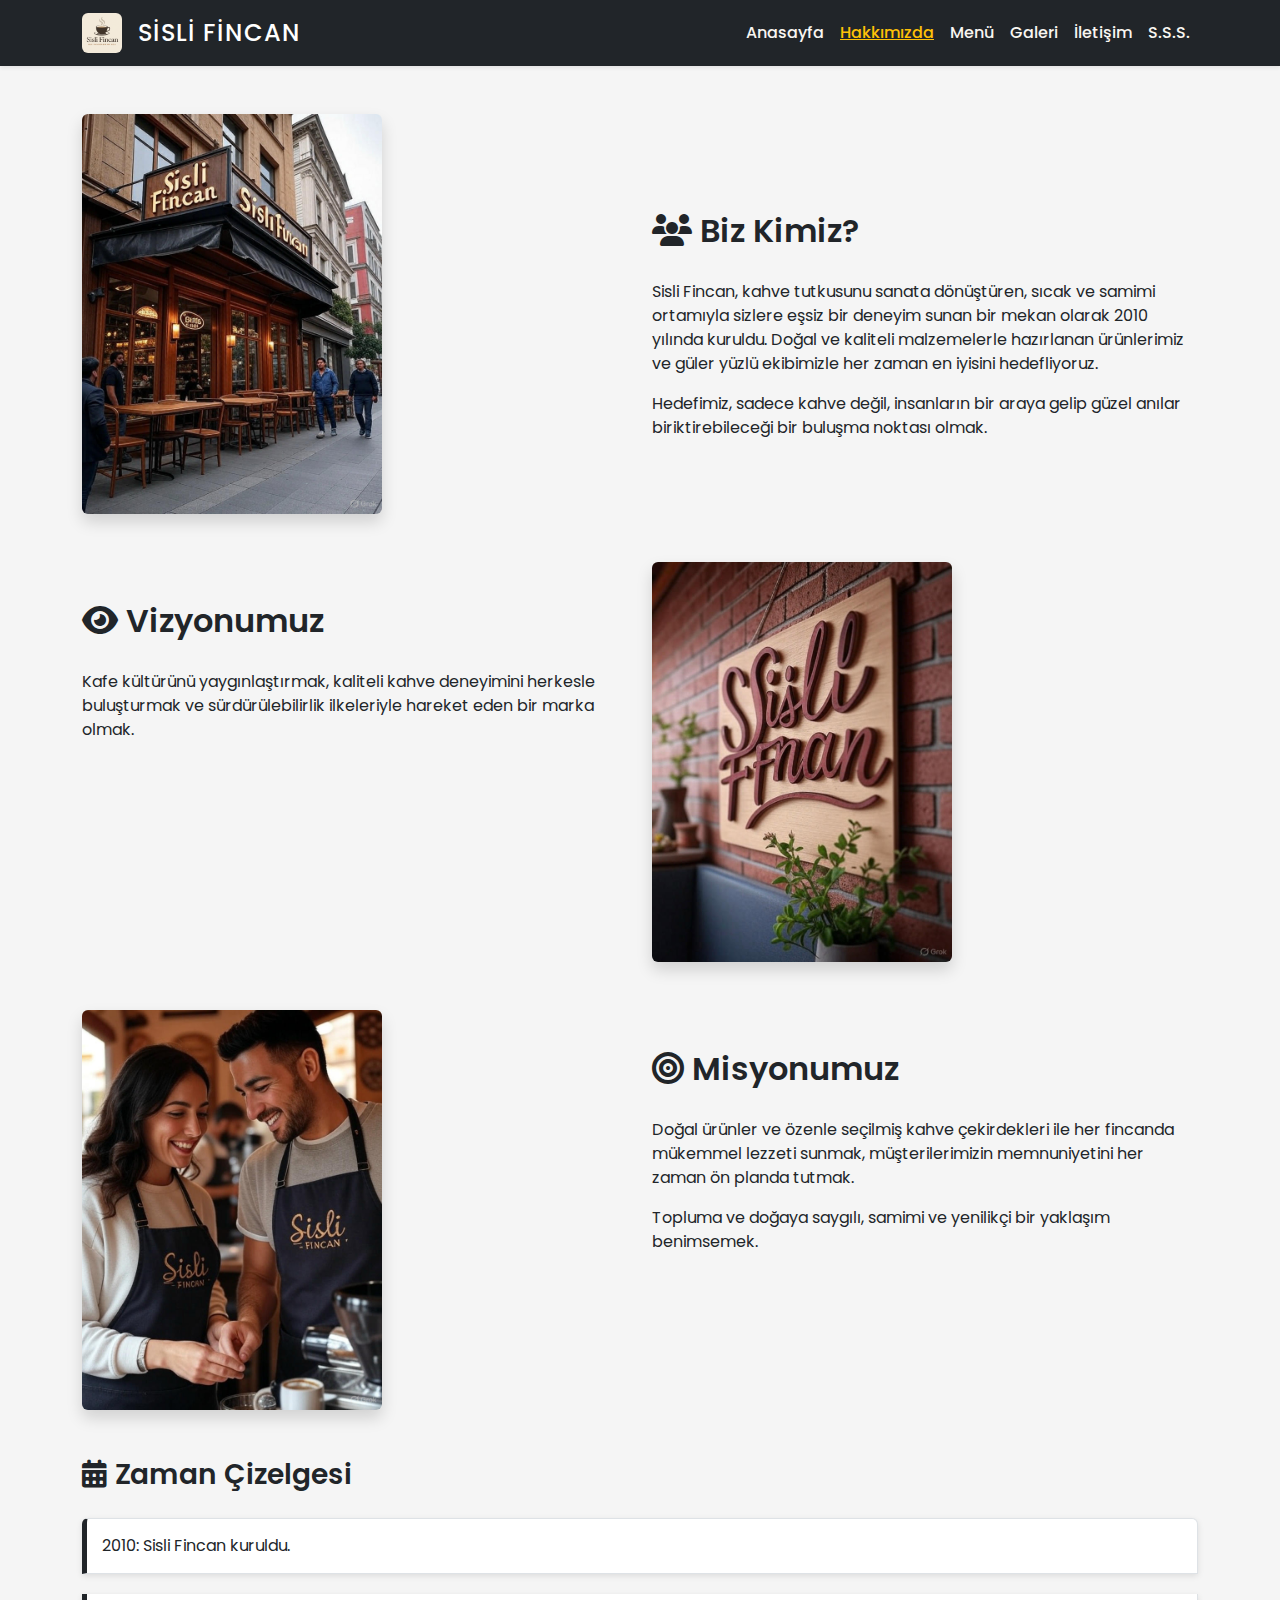
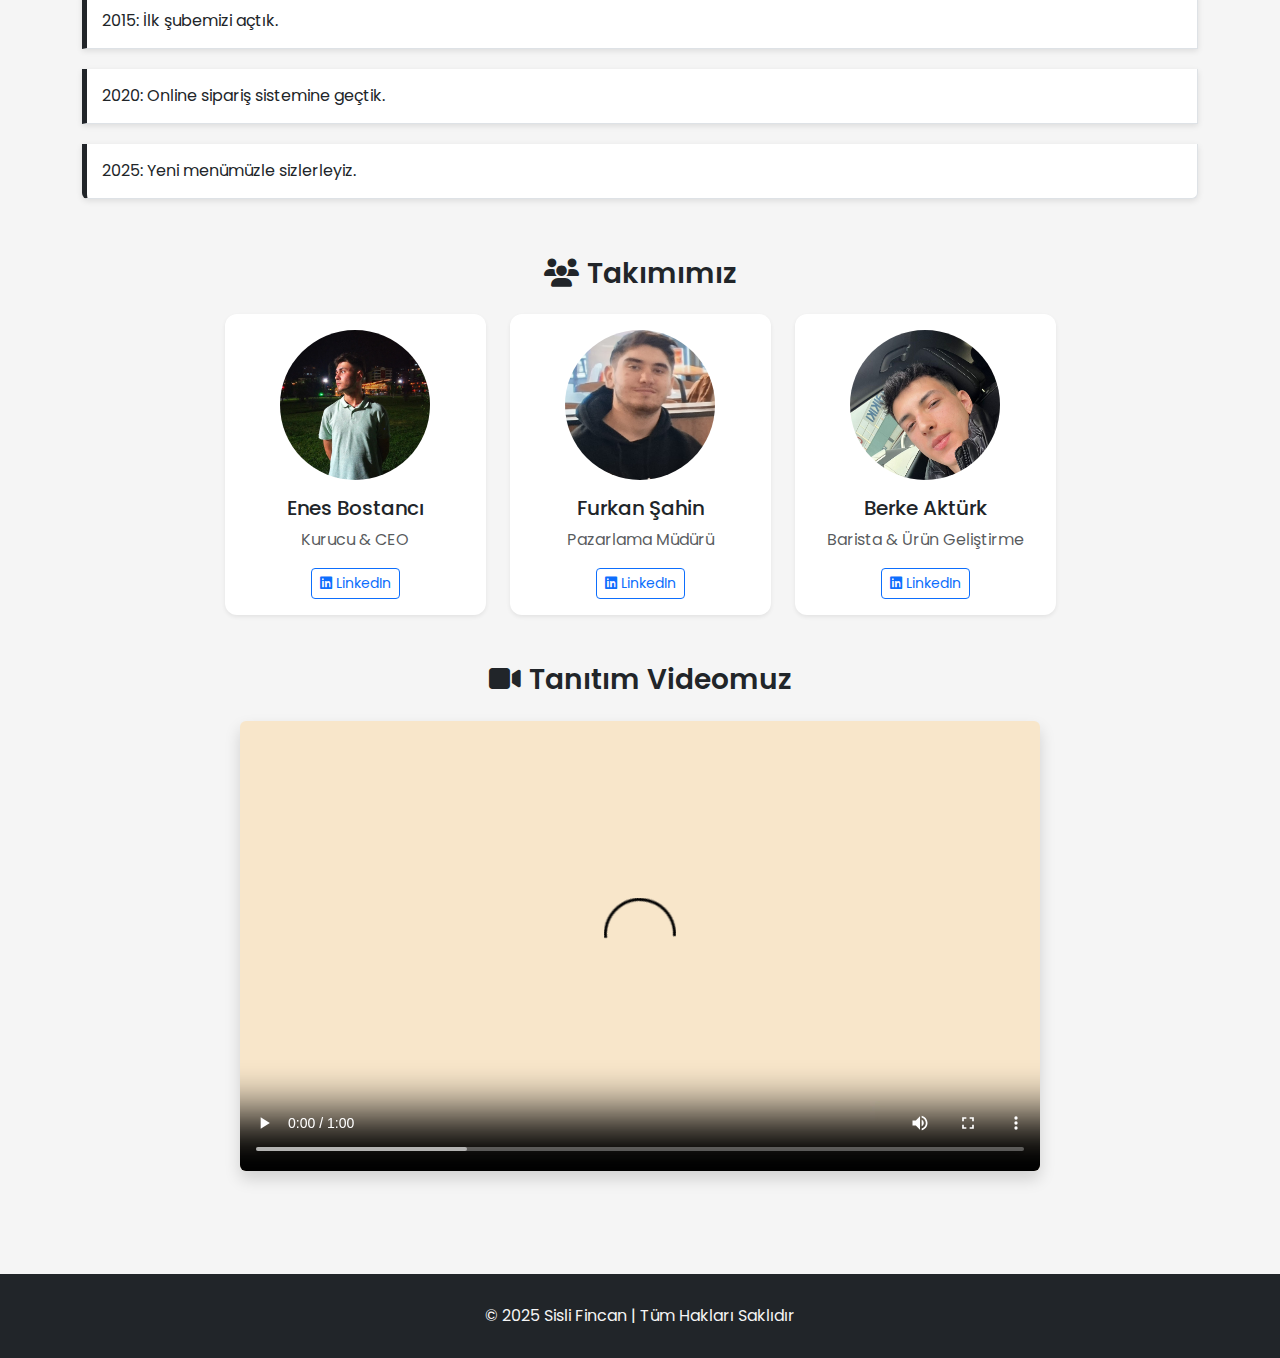
<file: hakkimizda.html>
<!DOCTYPE html>
<html lang="tr">
<head>
  <meta charset="UTF-8" />
  <meta name="viewport" content="width=device-width, initial-scale=1" />
  <title>Hakkımızda | Sisli Fincan</title>
  <!-- Bootstrap CSS -->
  <link href="https://cdn.jsdelivr.net/npm/bootstrap@5.3.2/dist/css/bootstrap.min.css" rel="stylesheet" />
  <!-- Font Awesome -->
  <link href="https://cdnjs.cloudflare.com/ajax/libs/font-awesome/6.5.0/css/all.min.css" rel="stylesheet" />
  <!-- Google Fonts -->
  <link href="https://fonts.googleapis.com/css2?family=Poppins:wght@300;500;700&display=swap" rel="stylesheet" />
  <!-- Site CSS -->
  <link href="css/style.css" rel="stylesheet" />
</head>
<body>

<nav class="navbar navbar-expand-lg navbar-dark bg-dark shadow-sm" data-aos="fade-down">
  <div class="container">
    <a class="navbar-brand d-flex align-items-center" href="index.html">
      <img src="resimler/Sisli Fincan Logo (2).png" alt="Sisli Fincan Logo" width="40" height="40" class="me-2" />
      Sisli Fincan
    </a>
    <button class="navbar-toggler" type="button" data-bs-toggle="collapse" data-bs-target="#navbarNav" aria-controls="navbarNav" aria-expanded="false" aria-label="Toggle navigation">
      <span class="navbar-toggler-icon"></span>
    </button>
    <div class="collapse navbar-collapse" id="navbarNav">
      <ul class="navbar-nav ms-auto">
        <li class="nav-item"><a class="nav-link" href="index.html">Anasayfa</a></li>
        <li class="nav-item"><a class="nav-link active" href="hakkimizda.html">Hakkımızda</a></li>
        <li class="nav-item"><a class="nav-link" href="hizmetler.html">Menü</a></li>
        <li class="nav-item"><a class="nav-link" href="galeri.html">Galeri</a></li>
        <li class="nav-item"><a class="nav-link" href="iletisim.html">İletişim</a></li>
        <li class="nav-item"><a class="nav-link" href="sss.html">S.S.S.</a></li>
      </ul>
    </div>
  </div>
</nav>

<section class="container mt-5">
  <!-- Biz Kimiz -->
  <div class="row align-items-center mb-5">
    <div class="col-md-6">
      <img src="resimler/hakkımızda/Sisli cafe.jpg" class="img-fluid rounded shadow" alt="Sisli Fincan İç Mekan" />
    </div>
    <div class="col-md-6">
      <h2><i class="fas fa-users me-2"></i>Biz Kimiz?</h2>
      <p>Sisli Fincan, kahve tutkusunu sanata dönüştüren, sıcak ve samimi ortamıyla sizlere eşsiz bir deneyim sunan bir mekan olarak 2010 yılında kuruldu. Doğal ve kaliteli malzemelerle hazırlanan ürünlerimiz ve güler yüzlü ekibimizle her zaman en iyisini hedefliyoruz.</p>
      <p>Hedefimiz, sadece kahve değil, insanların bir araya gelip güzel anılar biriktirebileceği bir buluşma noktası olmak.</p>
    </div>
  </div>

  <!-- Vizyonumuz -->
  <div class="row mb-5">
    <div class="col-md-6 order-md-2">
      <img src="resimler/hakkımızda/cafe.jpg" class="img-fluid rounded shadow" alt="Kahve Hazırlama" />
    </div>
    <div class="col-md-6 order-md-1">
      <h2><i class="fas fa-eye me-2"></i>Vizyonumuz</h2>
      <p>Kafe kültürünü yaygınlaştırmak, kaliteli kahve deneyimini herkesle buluşturmak ve sürdürülebilirlik ilkeleriyle hareket eden bir marka olmak.</p>
    </div>
  </div>

  <!-- Misyonumuz -->
  <div class="row mb-5">
    <div class="col-md-6">
      <img src="resimler/hakkımızda/çalışan 1.jpg" class="img-fluid rounded shadow" alt="Sisli Fincan Ekibi" />
    </div>
    <div class="col-md-6">
      <h2><i class="fas fa-bullseye me-2"></i>Misyonumuz</h2>
      <p>Doğal ürünler ve özenle seçilmiş kahve çekirdekleri ile her fincanda mükemmel lezzeti sunmak, müşterilerimizin memnuniyetini her zaman ön planda tutmak.</p>
      <p>Topluma ve doğaya saygılı, samimi ve yenilikçi bir yaklaşım benimsemek.</p>
    </div>
  </div>

  <!-- Zaman Çizelgesi -->
  <div class="timeline my-5">
    <h3 class="mb-3"><i class="fas fa-calendar-alt me-2"></i>Zaman Çizelgesi</h3>
    <ul class="list-group">
      <li class="list-group-item">2010: Sisli Fincan kuruldu.</li>
      <li class="list-group-item">2015: İlk şubemizi açtık.</li>
      <li class="list-group-item">2020: Online sipariş sistemine geçtik.</li>
      <li class="list-group-item">2025: Yeni menümüzle sizlerleyiz.</li>
    </ul>
  </div>

  <!-- Takım Üyeleri -->
  <section class="team my-5">
    <h3 class="text-center mb-4"><i class="fas fa-users me-2"></i>Takımımız</h3>
    <div class="row justify-content-center g-4">
      
      <!-- Üye 1 -->
      <div class="col-sm-6 col-md-4 col-lg-3">
        <div class="card shadow-sm text-center">
          <img src="resimler/hakkımızda/Enes.jpg" class="card-img-top rounded-circle mx-auto mt-3" alt="Enes Bostancı" style="width:150px; height:150px; object-fit:cover;" />
          <div class="card-body">
            <h5 class="card-title">Enes Bostancı</h5>
            <p class="card-text text-muted">Kurucu & CEO</p>
            <a href="https://www.linkedin.com/in/muhammed-enes-bostanc%C4%B1-492454354/" target="_blank" rel="noopener" aria-label="Enes Bostancı LinkedIn" class="btn btn-outline-primary btn-sm">
              <i class="fab fa-linkedin"></i> LinkedIn
            </a>
          </div>
        </div>
      </div>

      <!-- Üye 2 -->
      <div class="col-sm-6 col-md-4 col-lg-3">
        <div class="card shadow-sm text-center">
          <img src="resimler/hakkımızda/Furkan.jpg" class="card-img-top rounded-circle mx-auto mt-3" alt="Furkan Şahin" style="width:150px; height:150px; object-fit:cover;" />
          <div class="card-body">
            <h5 class="card-title">Furkan Şahin</h5>
            <p class="card-text text-muted">Pazarlama Müdürü</p>
            <a href="https://linkedin.com/in/furkansahin" target="_blank" rel="noopener" aria-label="Furkan Şahin LinkedIn" class="btn btn-outline-primary btn-sm">
              <i class="fab fa-linkedin"></i> LinkedIn
            </a>
          </div>
        </div>
      </div>

      <!-- Üye 3 -->
      <div class="col-sm-6 col-md-4 col-lg-3">
        <div class="card shadow-sm text-center">
          <img src="resimler/hakkımızda/Berke .jpg" class="card-img-top rounded-circle mx-auto mt-3" alt="Berke Aktürk" style="width:150px; height:150px; object-fit:cover;" />
          <div class="card-body">
            <h5 class="card-title">Berke Aktürk</h5>
            <p class="card-text text-muted">Barista & Ürün Geliştirme</p>
            <a href="https://linkedin.com/in/berkeaktürk" target="_blank" rel="noopener" aria-label="Berke Aktürk LinkedIn" class="btn btn-outline-primary btn-sm">
              <i class="fab fa-linkedin"></i> LinkedIn
            </a>
          </div>
        </div>
      </div>

    </div>
  </section>

  <!-- Tanıtım Videosu -->
  <section class="video my-5">
    <h3 class="text-center mb-4"><i class="fas fa-video me-2"></i>Tanıtım Videomuz</h3>
    <div class="mx-auto" style="max-width: 800px;">
      <video class="w-100 rounded shadow" controls>
        <source src="video/Tanıtım.mp4" type="video/mp4" />
        Tarayıcınız video etiketini desteklemiyor.
      </video>
    </div>
  </section>
</section>

<!-- Bootstrap JS -->
<script src="https://cdn.jsdelivr.net/npm/bootstrap@5.3.2/dist/js/bootstrap.bundle.min.js"></script>
<!-- Kendi JS dosyan -->
<script src="js/script.js"></script>

<footer class="footer bg-dark text-light py-4 mt-5">
  <div class="container-fluid px-0 text-center">
    <p class="mb-0">© 2025 Sisli Fincan | Tüm Hakları Saklıdır</p>
  </div>
</footer>

</body>
</html>
</file>
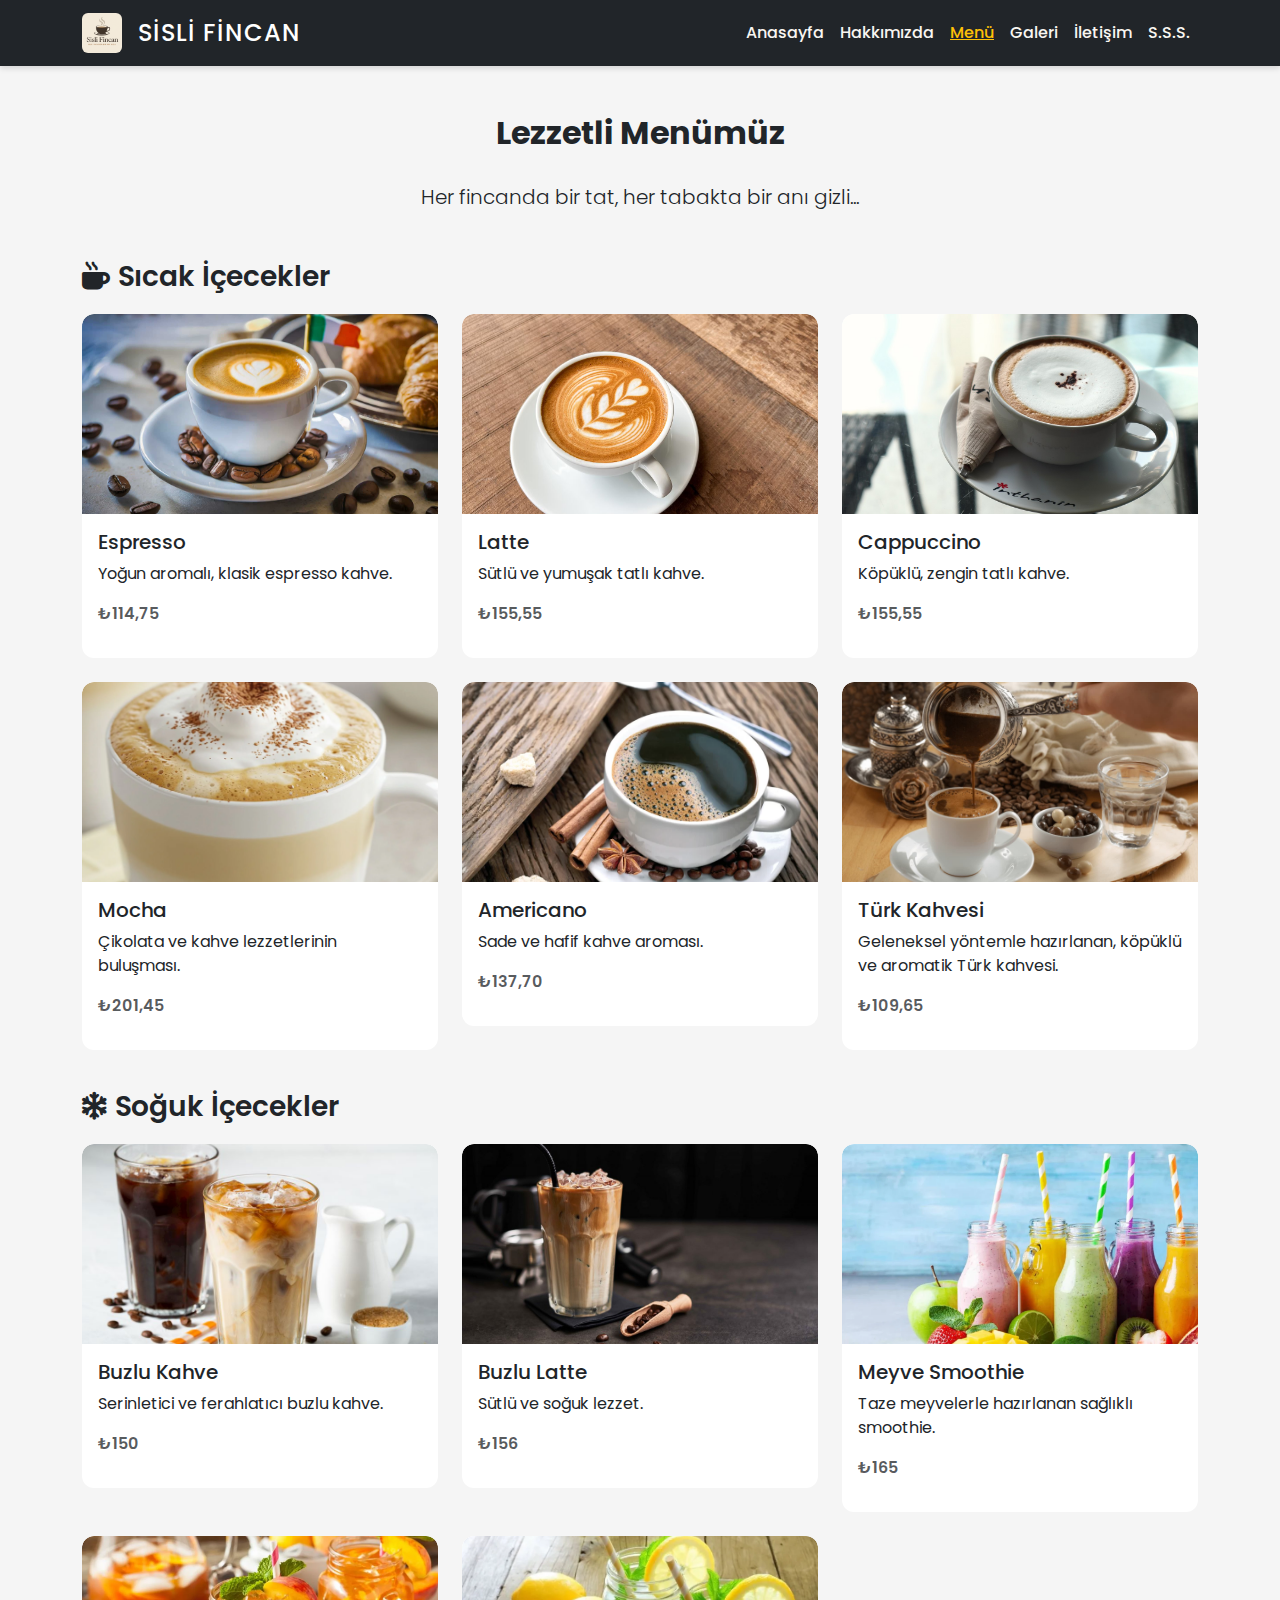
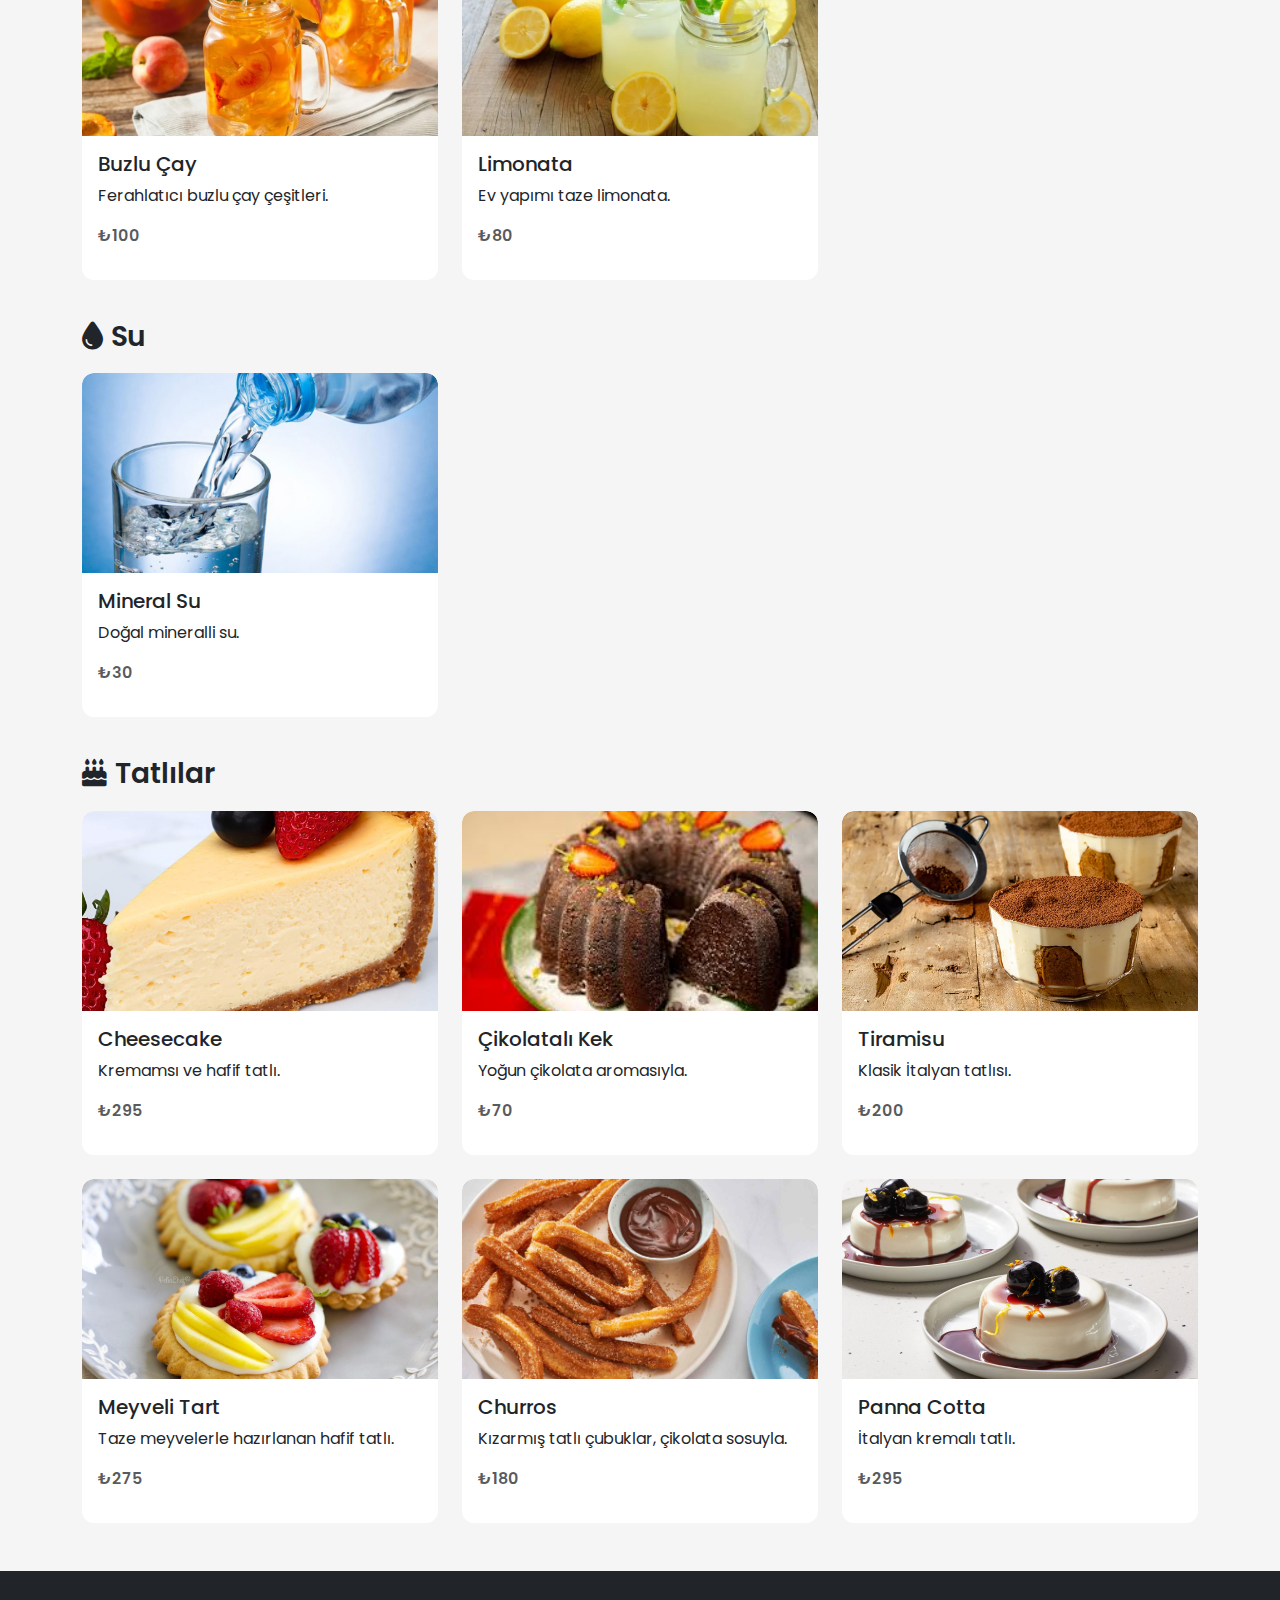
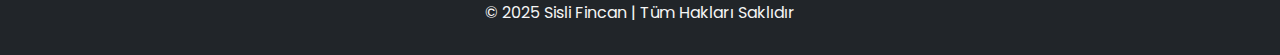
<file: hizmetler.html>
<!DOCTYPE html>
<html lang="tr">
<head>
  <meta charset="UTF-8" />
  <meta name="viewport" content="width=device-width, initial-scale=1" />
  <title>Menü | Sisli Fincan</title>
  <link href="https://cdn.jsdelivr.net/npm/bootstrap@5.3.2/dist/css/bootstrap.min.css" rel="stylesheet" />
  <link href="https://cdnjs.cloudflare.com/ajax/libs/font-awesome/6.5.0/css/all.min.css" rel="stylesheet">
  <link href="https://fonts.googleapis.com/css2?family=Poppins:wght@300;500;700&display=swap" rel="stylesheet">
  <link href="css/style.css" rel="stylesheet">
 
</head>
<body>

<nav class="navbar navbar-expand-lg navbar-dark bg-dark">
  <div class="container">
    <a class="navbar-brand d-flex align-items-center" href="index.html">
      <img src="resimler/Sisli Fincan Logo (2).png" alt="" width="40" height="40" class="me-2" />
      Sisli Fincan
    </a>
    <button class="navbar-toggler" type="button" data-bs-toggle="collapse" data-bs-target="#navbarNav">
      <span class="navbar-toggler-icon"></span>
    </button>
    <div class="collapse navbar-collapse" id="navbarNav">
      <ul class="navbar-nav ms-auto">
        <li class="nav-item"><a class="nav-link" href="index.html">Anasayfa</a></li>
        <li class="nav-item"><a class="nav-link" href="hakkimizda.html">Hakkımızda</a></li>
        <li class="nav-item"><a class="nav-link active" href="hizmetler.html">Menü</a></li>
        <li class="nav-item"><a class="nav-link" href="galeri.html">Galeri</a></li>
        <li class="nav-item"><a class="nav-link" href="iletisim.html">İletişim</a></li>
        <li class="nav-item"><a class="nav-link" href="sss.html">S.S.S.</a></li>
      </ul>
    </div>
  </div>
</nav>

<main>
  <section class="container text-center mt-5">
    <h2 class="fw-bold">Lezzetli Menümüz</h2>
    <p class="lead">Her fincanda bir tat, her tabakta bir anı gizli...</p>
  </section>


<section class="container mt-5">
  <h3><i class="fas fa-mug-hot me-2"></i>Sıcak İçecekler</h3>
  <section id="sicak-icecekler">
  <div class="row g-4">
    <div class="col-md-4"><div class="card"><img src="resimler/menü/sıcak içecekler/EXPRESSO.jpg" class="card-img-top" alt="Espresso"><div class="card-body"><h5 class="card-title">Espresso</h5><p class="card-text">Yoğun aromalı, klasik espresso kahve.</p>
<p class="text-muted fw-semibold">₺114,75</p></div></div></div>
    <div class="col-md-4"><div class="card"><img src="resimler/menü/sıcak içecekler/LATTE.jpg" class="card-img-top" alt="Latte"><div class="card-body"><h5 class="card-title">Latte</h5><p class="card-text">Sütlü ve yumuşak tatlı kahve.</p>
<p class="text-muted fw-semibold">₺155,55</p></div></div></div>
    <div class="col-md-4"><div class="card"><img src="resimler/menü/sıcak içecekler/CAPPUCCİNO.jpg" class="card-img-top" alt="Cappuccino"><div class="card-body"><h5 class="card-title">Cappuccino</h5><p class="card-text">Köpüklü, zengin tatlı kahve.</p>
<p class="text-muted fw-semibold">₺155,55</p></div></div></div>
    <div class="col-md-4"><div class="card"><img src="resimler/menü/sıcak içecekler/MOCHA.webp" class="card-img-top" alt="Mocha"><div class="card-body"><h5 class="card-title">Mocha</h5><p class="card-text">Çikolata ve kahve lezzetlerinin buluşması.</p>
<p class="text-muted fw-semibold">₺201,45</p></div></div></div>
    <div class="col-md-4"><div class="card"><img src="resimler/menü/sıcak içecekler/AMERICANO.webp" class="card-img-top" alt="Americano"><div class="card-body"><h5 class="card-title">Americano</h5><p class="card-text">Sade ve hafif kahve aroması.</p>
<p class="text-muted fw-semibold">₺137,70</p></div></div></div>
    <div class="col-md-4"><div class="card"><img src="resimler/menü/sıcak içecekler/TURK KAHVESİ.jpg" class="card-img-top" alt="Türk Kahvesi"><div class="card-body"><h5 class="card-title">Türk Kahvesi</h5><p class="card-text">Geleneksel yöntemle hazırlanan, köpüklü ve aromatik Türk kahvesi.</p>
<p class="text-muted fw-semibold">₺109,65</p></div></div></div>
  </div>


  
  <h3><i class="fas fa-snowflake me-2"></i>Soğuk İçecekler</h3>
  <section id="soguk-icecekler">
  <div class="row g-4">
    <div class="col-md-4"><div class="card"><img src="resimler/menü/soğuk içecekler/SOĞUK KAHVE.jpg" class="card-img-top" alt="Buzlu Kahve"><div class="card-body"><h5 class="card-title">Buzlu Kahve</h5><p class="card-text">Serinletici ve ferahlatıcı buzlu kahve.</p>
<p class="text-muted fw-semibold">₺150</p></div></div></div>
    <div class="col-md-4"><div class="card"><img src="resimler/menü/soğuk içecekler/ICE LATTE.jpg" class="card-img-top" alt="Buzlu Latte"><div class="card-body"><h5 class="card-title">Buzlu Latte</h5><p class="card-text">Sütlü ve soğuk lezzet.</p>
<p class="text-muted fw-semibold">₺156</p></div></div></div>
    <div class="col-md-4"><div class="card"><img src="resimler/menü/soğuk içecekler/MEYVE SMOOTHİE.webp" class="card-img-top" alt="Smoothie"><div class="card-body"><h5 class="card-title">Meyve Smoothie</h5><p class="card-text">Taze meyvelerle hazırlanan sağlıklı smoothie.</p>
<p class="text-muted fw-semibold">₺165</p></div></div></div>
    <div class="col-md-4"><div class="card"><img src="resimler/menü/soğuk içecekler/BUZLU ÇAY.webp" class="card-img-top" alt="Buzlu Çay"><div class="card-body"><h5 class="card-title">Buzlu Çay</h5><p class="card-text">Ferahlatıcı buzlu çay çeşitleri.</p>
<p class="text-muted fw-semibold">₺100</p></div></div></div>
    <div class="col-md-4"><div class="card"><img src="resimler/menü/soğuk içecekler/LIMONATA.webp" class="card-img-top" alt="Limonata"><div class="card-body"><h5 class="card-title">Limonata</h5><p class="card-text">Ev yapımı taze limonata.</p>
<p class="text-muted fw-semibold">₺80</p></div></div></div>
  </div>
  
  <h3><i class="fas fa-tint me-2"></i>Su</h3>
  <div class="row g-4">
    <div class="col-md-4"><div class="card"><img src="resimler/menü/soğuk içecekler/MİNERALSİZ SU.jpg" class="card-img-top" alt="Mineral Su"><div class="card-body"><h5 class="card-title">Mineral Su</h5><p class="card-text">Doğal mineralli su.</p>
<p class="text-muted fw-semibold">₺30</p></div></div></div>
  </div>
  

  <h3><i class="fas fa-birthday-cake me-2"></i>Tatlılar</h3>
  <section id="tatlilar">
  <div class="row g-4 mb-5">
    <div class="col-md-4"><div class="card"><img src="resimler/menü/tatlılar/CHEESECAKE.jpg" class="card-img-top" alt="Cheesecake"><div class="card-body"><h5 class="card-title">Cheesecake</h5><p class="card-text">Kremamsı ve hafif tatlı.</p>
<p class="text-muted fw-semibold">₺295</p></div></div></div>
    <div class="col-md-4"><div class="card"><img src="resimler/menü/tatlılar/ÇİKOLATALI KEK.jpeg" class="card-img-top" alt="Çikolatalı Kek"><div class="card-body"><h5 class="card-title">Çikolatalı Kek</h5><p class="card-text">Yoğun çikolata aromasıyla.</p>
<p class="text-muted fw-semibold">₺70</p></div></div></div>
    <div class="col-md-4"><div class="card"><img src="resimler/menü/tatlılar/TİRAMİSU.webp" class="card-img-top" alt="Tiramisu"><div class="card-body"><h5 class="card-title">Tiramisu</h5><p class="card-text">Klasik İtalyan tatlısı.</p>
<p class="text-muted fw-semibold">₺200</p></div></div></div>
    <div class="col-md-4"><div class="card"><img src="resimler/menü/tatlılar/MEYVELİ TART.jpg" class="card-img-top" alt="Meyveli Tart"><div class="card-body"><h5 class="card-title">Meyveli Tart</h5><p class="card-text">Taze meyvelerle hazırlanan hafif tatlı.</p>
<p class="text-muted fw-semibold">₺275</p></div></div></div>
    <div class="col-md-4"><div class="card"><img src="resimler/menü/tatlılar/CHURROS.jpg" class="card-img-top" alt="Churros"><div class="card-body"><h5 class="card-title">Churros</h5><p class="card-text">Kızarmış tatlı çubuklar, çikolata sosuyla.</p>
<p class="text-muted fw-semibold">₺180</p></div></div></div>
    <div class="col-md-4"><div class="card"><img src="resimler/menü/tatlılar/PANNACOTTA.webp" class="card-img-top" alt="Panna Cotta"><div class="card-body"><h5 class="card-title">Panna Cotta</h5><p class="card-text">İtalyan kremalı tatlı.</p>
<p class="text-muted fw-semibold">₺295</p></div></div></div>
  </div>
  
  
</section>

</main>

<footer class="footer">
  <div class="container">
    <p class="mb-0">© 2025 Sisli Fincan | Tüm Hakları Saklıdır</p>
  </div>
</footer>

<script src="https://cdn.jsdelivr.net/npm/bootstrap@5.3.2/dist/js/bootstrap.bundle.min.js"></script>
<script src="js/script.js"></script>
</body>
</html>
</file>
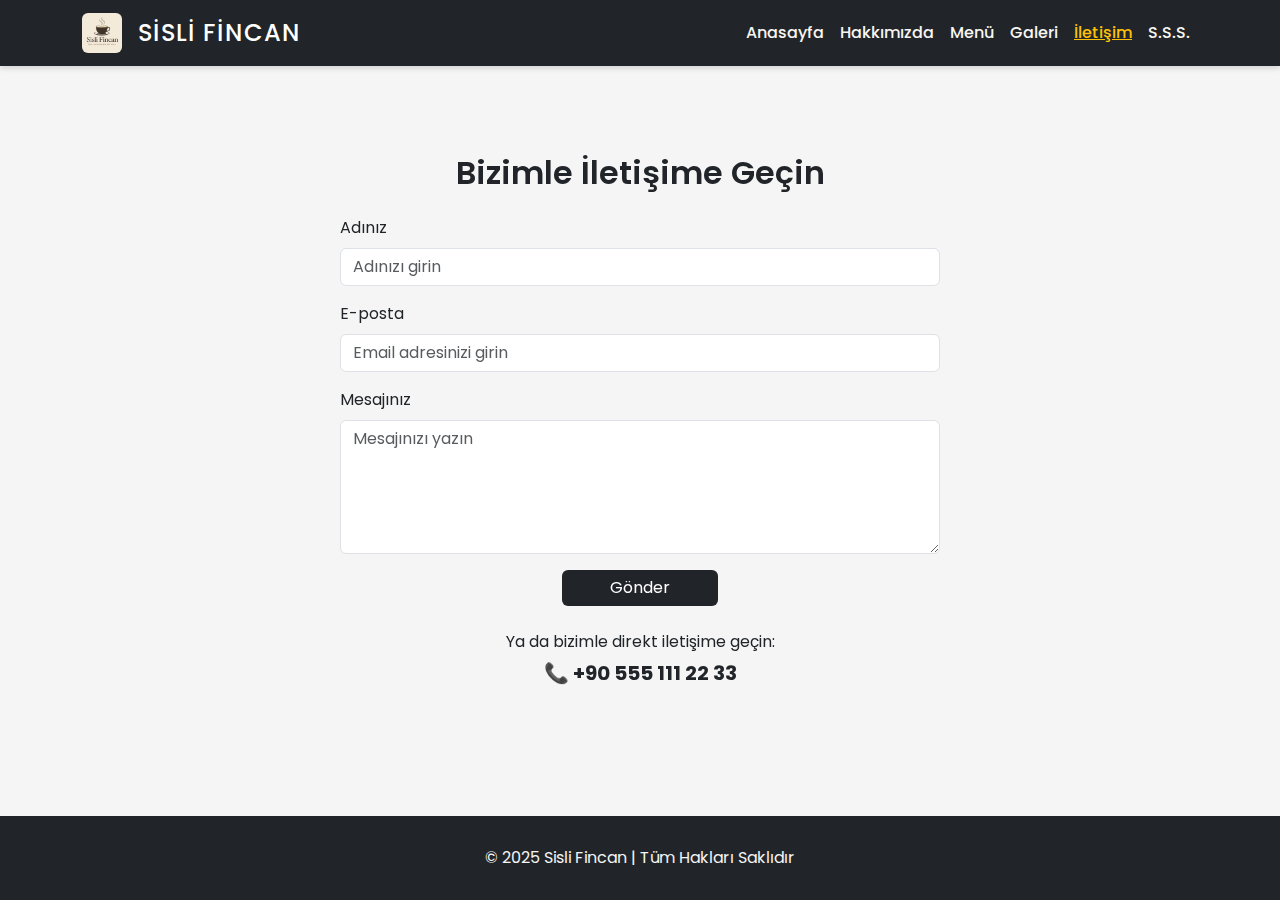
<file: iletisim.html>
<!DOCTYPE html>
<html lang="tr">
<head>
  <meta charset="UTF-8" />
  <meta name="viewport" content="width=device-width, initial-scale=1" />
  <title>İletişim | Sisli Fincan</title>

  <!-- Bootstrap CSS -->
  <link href="https://cdn.jsdelivr.net/npm/bootstrap@5.3.2/dist/css/bootstrap.min.css" rel="stylesheet" />
  <!-- Google Fonts -->
  <link href="https://fonts.googleapis.com/css2?family=Poppins:wght@300;500;700&display=swap" rel="stylesheet" />
  <!-- AOS CSS -->
  <link href="https://cdn.jsdelivr.net/npm/aos@2.3.4/dist/aos.css" rel="stylesheet" />
  <!-- Dış CSS -->
  <link href="css/style.css" rel="stylesheet" />
</head>
<body>

<!-- NAVBAR -->
<nav class="navbar navbar-expand-lg navbar-dark bg-dark">
  <div class="container">
    <a class="navbar-brand d-flex align-items-center" href="index.html">
      <img src="resimler/Sisli Fincan Logo (2).png" alt="" width="40" height="40" class="me-2" />
      Sisli Fincan
    </a>
    <button class="navbar-toggler" type="button" data-bs-toggle="collapse" data-bs-target="#navbarNav">
      <span class="navbar-toggler-icon"></span>
    </button>
    <div class="collapse navbar-collapse" id="navbarNav">
      <ul class="navbar-nav ms-auto">
        <li class="nav-item"><a class="nav-link" href="index.html">Anasayfa</a></li>
        <li class="nav-item"><a class="nav-link" href="hakkimizda.html">Hakkımızda</a></li>
        <li class="nav-item"><a class="nav-link" href="hizmetler.html">Menü</a></li>
        <li class="nav-item"><a class="nav-link" href="galeri.html">Galeri</a></li>
        <li class="nav-item"><a class="nav-link active" href="iletisim.html">İletişim</a></li>
        <li class="nav-item"><a class="nav-link" href="sss.html">S.S.S.</a></li>
      </ul>
    </div>
  </div>
</nav>

<!-- FORM -->
<section class="container my-5" data-aos="fade-up" data-aos-delay="100">
  <h2 class="text-center mb-4">Bizimle İletişime Geçin</h2>
  <form action="https://formspree.io/f/xblgwoyl" method="POST" class="mx-auto" style="max-width: 600px;">
    <div class="mb-3">
      <label for="name" class="form-label">Adınız</label>
      <input type="text" class="form-control" id="name" name="Ad" placeholder="Adınızı girin" required />
    </div>
    <div class="mb-3">
      <label for="email" class="form-label">E-posta</label>
      <input type="email" class="form-control" id="email" name="Email" placeholder="Email adresinizi girin" required />
    </div>
    <div class="mb-3">
      <label for="message" class="form-label">Mesajınız</label>
      <textarea class="form-control" id="message" name="Mesaj" rows="5" placeholder="Mesajınızı yazın" required></textarea>
    </div>
    <input type="hidden" name="_next" value="tesekkur.html" />
    <div class="text-center">
      <button type="submit" class="btn btn-custom px-5">Gönder</button>
    </div>
  </form>

  <!-- Telefon bilgisi -->
  <div class="text-center mt-4">
    <p class="mb-1">Ya da bizimle direkt iletişime geçin:</p>
    <a href="tel:+905551112233" class="fs-5 fw-bold text-dark text-decoration-none">
      📞 +90 555 111 22 33
    </a>
  </div>
</section>


<!-- FOOTER -->
<footer class="footer">
  <div class="container text-center">
    <p class="mb-0">© 2025 Sisli Fincan | Tüm Hakları Saklıdır</p>
  </div>
</footer>

<!-- Bootstrap JS -->
<script src="https://cdn.jsdelivr.net/npm/bootstrap@5.3.2/dist/js/bootstrap.bundle.min.js"></script>
<!-- AOS JS -->
<script src="https://cdn.jsdelivr.net/npm/aos@2.3.4/dist/aos.js"></script>
<script>
  AOS.init({ duration: 800, once: true });
</script>

</body>
</html>
</file>
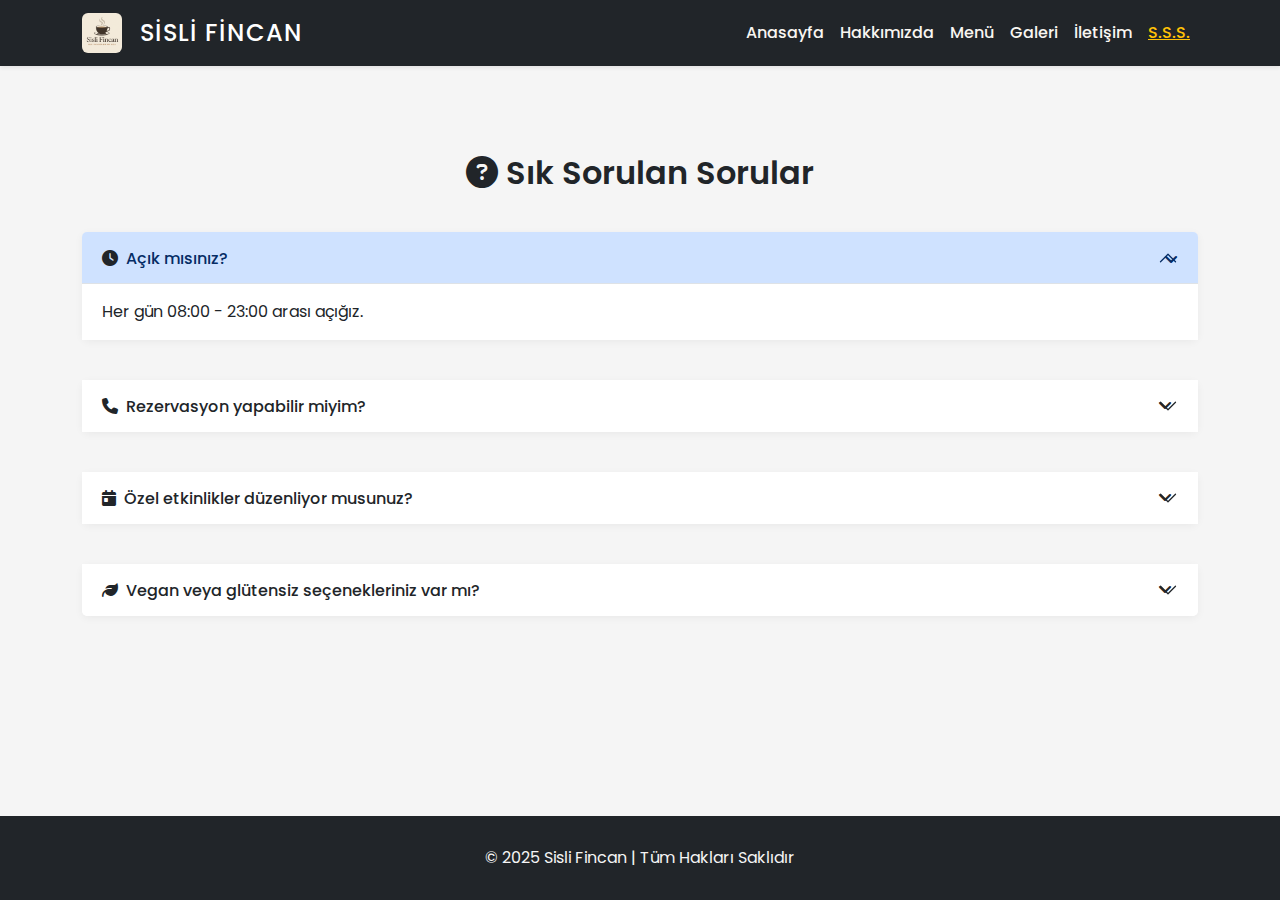
<file: sss.html>
<!DOCTYPE html>
<html lang="tr">
<head>
  <meta charset="UTF-8" />
  <meta name="viewport" content="width=device-width, initial-scale=1" />
  <title>S.S.S. | Sisli Fincan</title>

  <!-- Bootstrap CSS -->
  <link href="https://cdn.jsdelivr.net/npm/bootstrap@5.3.2/dist/css/bootstrap.min.css" rel="stylesheet" />
  <!-- Font Awesome -->
  <link href="https://cdnjs.cloudflare.com/ajax/libs/font-awesome/6.5.0/css/all.min.css" rel="stylesheet" />
  <!-- Google Fonts -->
  <link href="https://fonts.googleapis.com/css2?family=Poppins:wght@300;500;700&display=swap" rel="stylesheet" />
  <!-- Senin ortak stil dosyan -->
  <link href="css/style.css" rel="stylesheet" />
</head>
<body>

<nav class="navbar navbar-expand-lg navbar-dark shadow-sm" data-aos="fade-down">
  <div class="container">
    <a class="navbar-brand d-flex align-items-center" href="index.html">
      <img src="resimler/Sisli Fincan Logo (2).png" alt="Sisli Fincan" />
      Sisli Fincan
    </a>
    <button class="navbar-toggler" type="button" data-bs-toggle="collapse" data-bs-target="#navbarNav">
      <span class="navbar-toggler-icon"></span>
    </button>
    <div class="collapse navbar-collapse" id="navbarNav">
      <ul class="navbar-nav ms-auto">
        <li class="nav-item"><a class="nav-link" href="index.html">Anasayfa</a></li>
        <li class="nav-item"><a class="nav-link" href="hakkimizda.html">Hakkımızda</a></li>
        <li class="nav-item"><a class="nav-link" href="hizmetler.html">Menü</a></li>
        <li class="nav-item"><a class="nav-link" href="galeri.html">Galeri</a></li>
        <li class="nav-item"><a class="nav-link" href="iletisim.html">İletişim</a></li>
        <li class="nav-item"><a class="nav-link active" href="sss.html">S.S.S.</a></li>
      </ul>
    </div>
  </div>
</nav>

<main>
  <section class="container py-5">
    <h2 class="text-center"><i class="fas fa-question-circle me-2"></i>Sık Sorulan Sorular</h2>
    <div class="accordion" id="faqAccordion">

      <div class="accordion-item">
        <h2 class="accordion-header" id="headingOne">
          <button class="accordion-button" type="button" data-bs-toggle="collapse" data-bs-target="#collapseOne" aria-expanded="true" aria-controls="collapseOne">
            <i class="fas fa-clock me-2"></i> Açık mısınız?
          </button>
        </h2>
        <div id="collapseOne" class="accordion-collapse collapse show" aria-labelledby="headingOne" data-bs-parent="#faqAccordion">
          <div class="accordion-body">Her gün 08:00 - 23:00 arası açığız.</div>
        </div>
      </div>

      <div class="accordion-item">
        <h2 class="accordion-header" id="headingTwo">
          <button class="accordion-button collapsed" type="button" data-bs-toggle="collapse" data-bs-target="#collapseTwo" aria-expanded="false" aria-controls="collapseTwo">
            <i class="fas fa-phone me-2"></i> Rezervasyon yapabilir miyim?
          </button>
        </h2>
        <div id="collapseTwo" class="accordion-collapse collapse" aria-labelledby="headingTwo" data-bs-parent="#faqAccordion">
          <div class="accordion-body">Evet, telefon veya online olarak rezervasyon yapabilirsiniz.</div>
        </div>
      </div>

      <div class="accordion-item">
        <h2 class="accordion-header" id="headingThree">
          <button class="accordion-button collapsed" type="button" data-bs-toggle="collapse" data-bs-target="#collapseThree" aria-expanded="false" aria-controls="collapseThree">
            <i class="fas fa-calendar-day me-2"></i> Özel etkinlikler düzenliyor musunuz?
          </button>
        </h2>
        <div id="collapseThree" class="accordion-collapse collapse" aria-labelledby="headingThree" data-bs-parent="#faqAccordion">
          <div class="accordion-body">Evet, doğum günü, toplantı ve diğer özel etkinlikler için mekanımızı kiralayabilirsiniz.</div>
        </div>
      </div>

      <div class="accordion-item">
        <h2 class="accordion-header" id="headingFour">
          <button class="accordion-button collapsed" type="button" data-bs-toggle="collapse" data-bs-target="#collapseFour" aria-expanded="false" aria-controls="collapseFour">
            <i class="fas fa-leaf me-2"></i> Vegan veya glütensiz seçenekleriniz var mı?
          </button>
        </h2>
        <div id="collapseFour" class="accordion-collapse collapse" aria-labelledby="headingFour" data-bs-parent="#faqAccordion">
          <div class="accordion-body">Evet, menümüzde vegan ve glütensiz seçeneklerimiz bulunmaktadır.</div>
        </div>
      </div>

    </div>
  </section>
</main>

<footer class="footer">
  <div class="container">
    <p class="mb-0">© 2025 Sisli Fincan | Tüm Hakları Saklıdır</p>
  </div>
</footer>

<!-- Bootstrap JS -->
<script src="https://cdn.jsdelivr.net/npm/bootstrap@5.3.2/dist/js/bootstrap.bundle.min.js"></script>

</body>
</html>
</file>
<file: css/style.css>
/* style.css */

body {
  font-family: 'Poppins', sans-serif;
  background-color: #F5F5F5;
  color: #212529;
  margin: 0;
  padding: 0;
  display: flex;
  flex-direction: column;
  min-height: 100vh;
}

.navbar {
  background-color: #212529;
  padding: 0.5rem 1rem;
  box-shadow: 0 2px 6px rgba(0,0,0,0.15);
}

.navbar .navbar-brand {
  color: #fff !important;
  font-weight: 500;
  font-size: 1.5rem;
  text-transform: uppercase;
  letter-spacing: 1px;
  display: flex;
  align-items: center;
  gap: 0.5rem;
}


.navbar .navbar-brand img {
  border-radius: 6px;
}

.navbar .nav-link {
  color: #f9f6f1 !important;
  font-weight: 500;
  padding: 0.5rem 1rem;
  transition: color 0.3s ease;
}

.navbar .nav-link:hover,
.navbar .nav-link.active {
  color: #ffc107 !important;
  text-decoration: underline;
}

.navbar-toggler {
  border-color: rgba(249, 246, 241, 0.3);
}

.navbar-toggler-icon {
  filter: invert(1);
}

.carousel-caption {
  background-color: rgba(0, 0, 0, 0.55);
  border-radius: 12px;
  padding: 20px;
  max-width: 70%;
  margin: auto;
  color: #fff;
}

.carousel-inner img {
  width: 100%;
  height: 500px;
  object-fit: cover;
  border-radius: 12px 12px 0 0;
  transition: transform 0.3s ease;
}

.card {
  border: none;
  transition: transform 0.3s ease, box-shadow 0.3s ease;
  border-radius: 12px;
  overflow: hidden;
  background-color: #fff;
}

.card:hover {
  transform: scale(1.05);
  box-shadow: 0 6px 20px rgba(0,0,0,0.15);
}

.card-img-top {
  height: 300px;
  object-fit: cover;
  border-radius: 8px 8px 0 0;
  transition: transform 0.3s ease;
}

.btn-outline-dark {
  transition: background-color 0.3s ease, color 0.3s ease;
}

.btn-outline-dark:hover {
  background-color: #343a40;
  color: #fff;
}

footer {
  background-color: #212529;
  color: #fff;
  padding: 30px 0;
  margin-top: auto;
  text-align: center;
}

.social-icons a {
  color: #fff;
  margin: 0 10px;
  font-size: 1.5rem;
  transition: color 0.3s ease;
}

.social-icons a:hover {
  color: #ffc107;
}

/* Hover efektleri resimler için */
.carousel-inner img:hover,
.card-img-top:hover {
  transform: scale(1.05);
  box-shadow: 0 8px 20px rgba(0, 0, 0, 0.15);
}

/* Responsive ayarlar */
@media (max-width: 576px) {
  .carousel-inner img {
    height: 250px;
  }
  .card-img-top {
    height: 180px;
  }
}

/* Carousel yazı renkleri beyaz olsun */
.carousel-caption h2,
.carousel-caption p {
  color: white !important;
  text-shadow: 1px 1px 5px rgba(0, 0, 0, 0.7); /* Daha okunaklı olması için gölge */
}



/* css/style.css */

body {
  font-family: 'Poppins', sans-serif;
  background-color: #F5F5F5;
  color: #212529;
  margin: 0;
  padding: 0;
  min-height: 100vh;
  display: flex;
  flex-direction: column;
}

h2 i {
  color: #212529;
  margin-right: 8px;
}

h2, h3 {
  color: #212529;
  font-weight: 600;
}

.timeline ul {
  padding-left: 0;
}

.timeline li {
  list-style: none;
  background: #fff;
  margin: 10px 0;
  padding: 15px;
  border-left: 5px solid #212529;
  box-shadow: 0 2px 6px rgba(0, 0, 0, 0.1);
}

.img-fluid {
  max-height: 400px;
  object-fit: cover;
  border-radius: 8px;
  box-shadow: 0 2px 8px rgba(0,0,0,0.1);
}

footer.footer {
  width: 100vw;          /* Tam ekran genişliği */
  position: relative;
  left: 50%;
  right: 50%;
  margin-left: -50vw;    /* Kenarlara sıfır boşluk için */
  margin-right: -50vw;
  background-color: #212529 !important; /* Bootstrap bg-dark renk kodu */
  color: #F5F5F5 !important;
  padding: 30px 0 !important;
  text-align: center;
  box-sizing: border-box;
  z-index: 10;
}
footer.footer .container-fluid {
  padding-left: 0 !important;
  padding-right: 0 !important;
  max-width: 100% !important;
}


.navbar {
  background-color: #212529;
}

.navbar-brand, .nav-link {
  color: #ffc107 !important;
  font-weight: 500;
}

.nav-link.active {
  text-decoration: underline;
}


/* Temel body ve layout ayarları */
html, body {
  height: 100%;
  margin: 0;
  padding: 0;
}

body {
  background-color: #F5F5F5;
  font-family: 'Poppins', sans-serif;
  display: flex;
  flex-direction: column;
  min-height: 100vh;
}

/* main alanı footer altına esnek şekilde oturması için */
main {
  flex: 1;
}

/* Navbar */
.navbar {
  background-color: #212529;
}

.navbar-brand, 
.nav-link {
  color: #ffc107 !important;
  font-weight: 500;
}

.nav-link.active {
  text-decoration: underline;
}

/* Kartlar */
.card {
  border-radius: 12px;
  overflow: hidden;
  background-color: #fff;
  transition: transform 0.3s ease, box-shadow 0.3s ease;
  border: none;
}

.card:hover {
  transform: scale(1.03);
  box-shadow: 0 4px 12px rgba(0, 0, 0, 0.1);
}

/* Kart üstündeki resimler */
.card-img-top {
  height: 200px;
  object-fit: cover;
  border-radius: 12px 12px 0 0;
}

/* Başlıklar */
h3 {
  margin-top: 40px;
  margin-bottom: 20px;
  font-weight: 600;
}

/* Footer */
footer.footer {
  background-color: #212529;
  color: #fff;
  padding: 20px 0;
  text-align: center;
  margin-top: auto;
}


body {
  font-family: 'Poppins', sans-serif;
  background-color: #F5F5F5;
  display: flex;
  flex-direction: column;
  min-height: 100vh;
  margin: 0;
}

nav.navbar .container {
  display: flex;
  align-items: center;
  gap: 10px;
}

.navbar {
  background-color: #212529;
}

.navbar-brand, .nav-link {
  color: #ffc107 !important;
  font-weight: 500;
}

.btn-custom {
  background-color: #343a40;
  color: white;
  transition: background-color 0.3s ease, color 0.3s ease;
}

.btn-custom:hover {
  background-color: #f9f6f1;
  color: #343a40;
}

.form-control:focus {
  box-shadow: 0 0 0 0.2rem rgba(52, 58, 64, 0.25);
  border-color: #343a40;
}

footer.footer {
  background-color: #212529;
  color: #f9f6f1;
  padding: 20px 0;
  margin-top: auto;
  text-align: center;
}

h2 {
  font-weight: 700;
  margin-top: 40px;
  margin-bottom: 30px;
  color: #212529;
}


/* style.css */

body {
  font-family: 'Poppins', sans-serif;
  background-color: #F5F5F5;
  margin: 0;
  padding: 0;
}

h2 {
  font-weight: 600;
  margin-bottom: 30px;
  color: #212529;
}

.gallery-img {
  width: 100%;
  height: 250px;
  object-fit: cover;
  border-radius: 10px;
  transition: transform 0.3s ease, box-shadow 0.3s ease;
  cursor: pointer;
}

.gallery-item:hover .gallery-img {
  transform: scale(1.05);
  box-shadow: 0 8px 20px rgba(0,0,0,0.2);
}

.navbar {
  background-color: #212529;
}

.navbar-brand, .nav-link {
  color: #ffc107 !important;
  font-weight: 500;
}

.footer {
  background-color: #212529;
  color: #fff;
  padding: 20px 0;
  text-align: center;
  margin-top: auto;
}


/* Genel body, min-height ve flex düzeni */
html, body {
  height: 100%;
}
body {
  font-family: 'Poppins', sans-serif;
  background-color: #F5F5F5;
  display: flex;
  flex-direction: column;
  min-height: 100vh;
  margin: 0;
}
main {
  flex: 1;
}

/* Accordion iconları için FontAwesome içerik */
.accordion-button::after {
  font-family: "Font Awesome 6 Free";
  content: "\f107";
  font-weight: 900;
}
.accordion-button:not(.collapsed)::after {
  content: "\f106";
}

/* Accordion kutusu stil */
.accordion-item {
  box-shadow: 0 2px 8px rgba(0, 0, 0, 0.05);
  border: none;
  margin-bottom: 1rem;
  border-radius: 8px;
}

/* Başlık stili */
h2 {
  font-weight: 600;
  color: #212529;
  margin-bottom: 30px;
}

/* Accordion butonları */
.accordion-button {
  background-color: #fff;
  font-weight: 500;
  color: #212529;
}
.accordion-button:hover {
  background-color: #f1f1f1;
}

/* Accordion içi body */
.accordion-body {
  background-color: #ffffff;
}

/* Navbar ve footer */
.navbar {
  background-color: #212529;
}
.navbar .nav-link:active,
.navbar .nav-link.active {
  color: #ffc107 !important; /* Sarı renk */
  text-decoration: underline;
}

.footer {
  background-color: #212529;
  color: #fff;
  padding: 30px 0;
  text-align: center;
  margin-top: auto;
}
.navbar-brand img {
  width: 40px;
  height: 40px;
  margin-right: 10px;
  object-fit: contain;
}



.btn-custom {
  background-color: #212529;
  color: #fff;
  border: none;
  transition: background-color 0.3s ease;
}

.btn-custom:hover {
  background-color: #ffc107;
  color: #212529;
}
</file>
